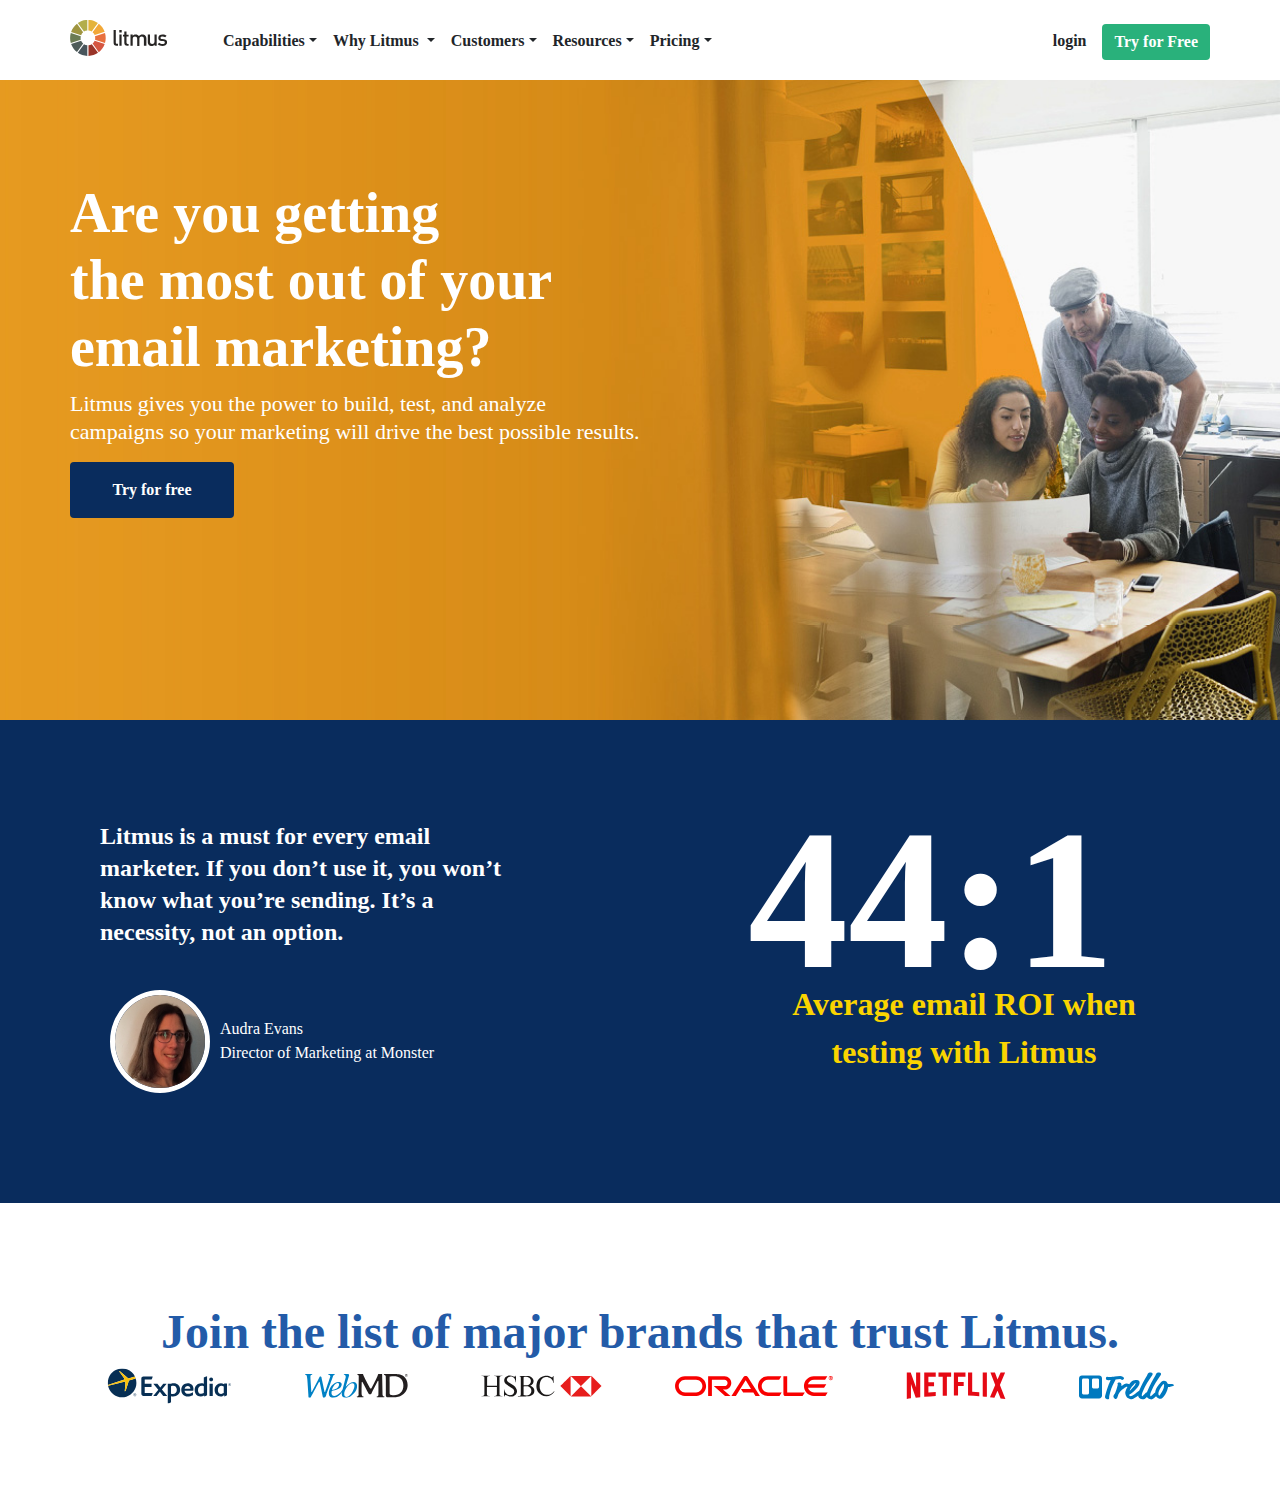
<file: index.html>
<!DOCTYPE html>
<html lang="en">
<head>
    <meta charset="UTF-8">
    <meta name="viewport" content="width=device-width, initial-scale=1.0">
    <title>Litmus</title>
    <link rel="stylesheet" href="https://stackpath.bootstrapcdn.com/bootstrap/4.4.1/css/bootstrap.min.css" integrity="sha384-Vkoo8x4CGsO3+Hhxv8T/Q5PaXtkKtu6ug5TOeNV6gBiFeWPGFN9MuhOf23Q9Ifjh" crossorigin="anonymous">
    <link href="https://fonts.googleapis.com/css2?family=Noto+Sans:wght@400;700&display=swap" rel="stylesheet">
    <link rel="stylesheet" href="stylesheet/style.css">
</head>
<body>
    <nav>
        <div class="wrapper">
        <img src="img/litmus-logo-color.svg" alt="logo" class="logo">
        <div class="desktop">
            
        <ul class="nav-left">
            <li class="dropdown-toggle">Capabilities</li>
            <li class="dropdown-toggle">Why Litmus </li>
            <li class="dropdown-toggle">Customers</li>
            <li class="dropdown-toggle">Resources</li>
            <li class="dropdown-toggle">Pricing</li>
        </ul>
        <ul class="nav-right">
            <li class="nav-log"><a>login</a></li>
            <li><button class="btn btn-primary btn-nav">Try for Free</button></li>
        </ul>
        </div>
   
        
        
        <div class="mobile">   
        <div class="btn btn-primary toggle">toogle</div>
        <div class="menu">
        </div>
        <div class="menu-section">
           <div class="menu-header">
            Capabilities  
           </div>
           
           <a href="#" class="menu-link">Overview</a>
           <a href="#" class="menu-link">Campaign Development</a>
           <a href="#" class="menu-link">Reviews & Collaboration</a>
           <a href="#" class="menu-link">Pre-Send Testing</a>
           <a href="#" class="menu-link">Technology & Integrations</a>
           <a href="#" class="menu-link">Insights & Analytics</a>
           <a href="#" class="menu-link">Enterprise Solutions</a>
        </div>
    </div>
</div>
    </nav>
    <section class="hero">
        <div class="wrapper">
          <div class="hero-content">
              <h1>Are you getting <br />the most out of your email marketing?</h1>
              <p class="p-large">Litmus gives you the power to build, test, and analyze campaigns so your marketing will drive the best possible results.
            </p>
            <button class="btn hero-btn">Try for free</button>
          </div>
        </div>

    </section>
    <section class="module sidekick">
        <div class="wrapper quote-box">
            <div class="testimonial">
                <div class="quote p-large">
                    Litmus is a must for every email marketer. If you don’t use it, you won’t know what you’re sending. It’s a necessity, not an option. 
                </div>
           
                <div class="author">
                    <div class="avatar">
                    <img src="img/audra-evans.jpg"alt="" class="author">
                    </div>
                    <div class="name">Audra Evans<br /> Director of Marketing at Monster</div>
                </div>
             </div>
             <div class="ratio">
                 <div class="ratio-lg">44:1</div>
                 <div class="ratio-cont">Average email ROI when testing with Litmus</div>
             </div>
        </div>
    </section>
    <section class="module brands">
        <div class="wrapper">
            <h2>Join the list of major brands that trust Litmus.</h2>
            <div class="brand-list">
                <img src="img/expedia-logo.svg" alt="1" class="brand-image">
                <img src="img/webmd-logo.svg" alt="2" class="brand-image">
                <img src="img/hsbc-logo.svg" alt="3" class="brand-image">
                <img src="img/oracle-logo.svg" alt="4" class="brand-image">
                <img src="img/netflix-logo.svg" alt="5" class="brand-image">
                <img src="img/trello-logo.svg" alt="6" class="brand-image">
            </div>


        </div>


    </section>
    
</body>
</html>
</file>
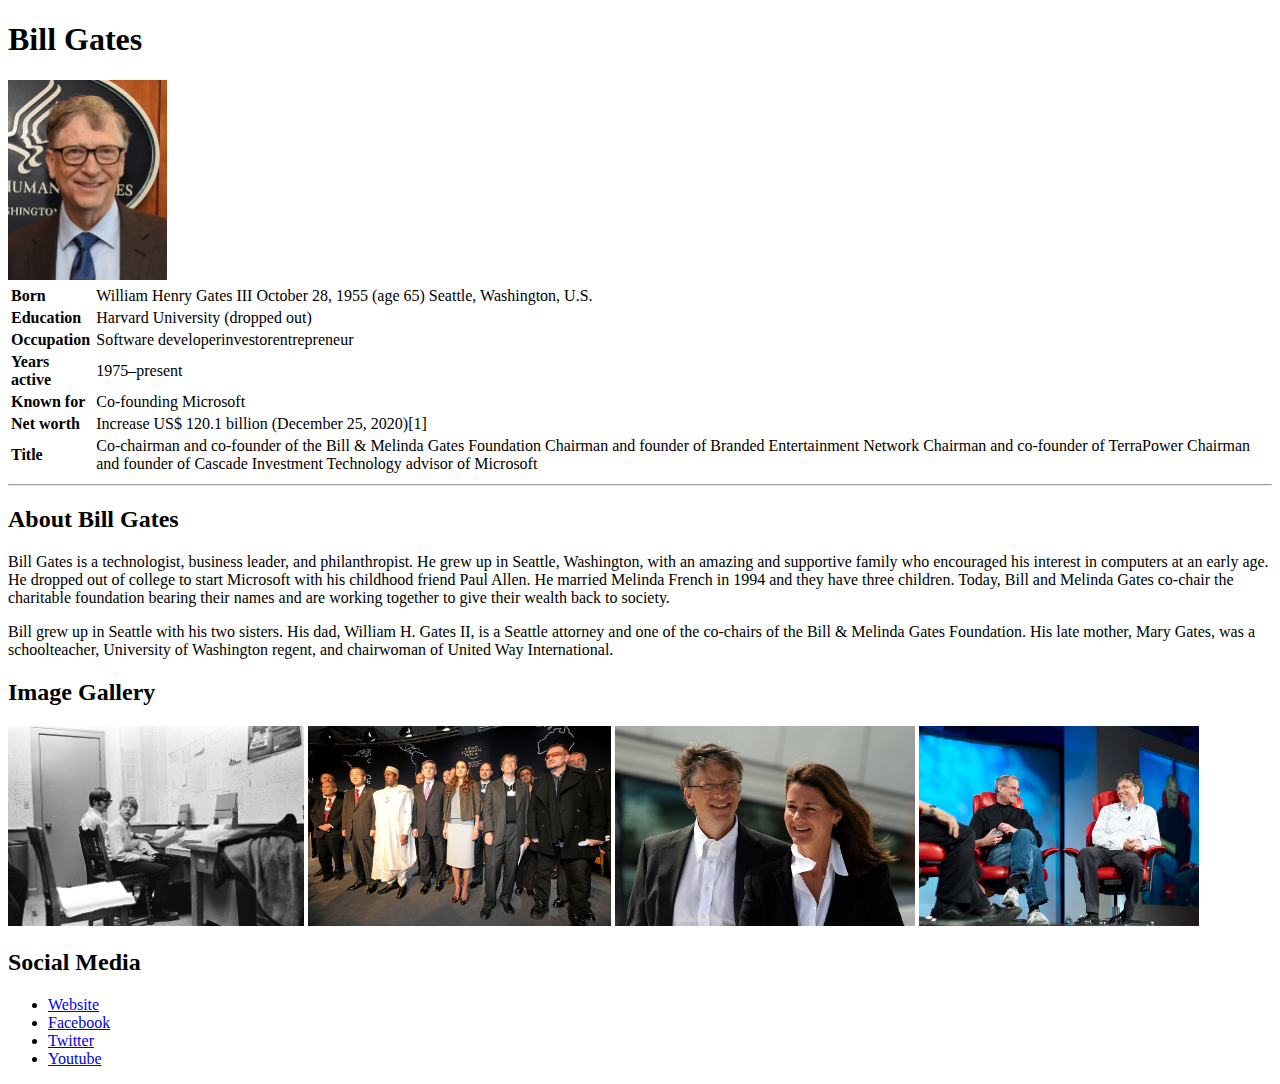
<file: tribute/tribute.html>
<!DOCTYPE html>
<html lang="en">
<head>
    <meta charset="UTF-8">
    <meta name="viewport" content="width=device-width, initial-scale=1.0">
    <title>Bill Gates</title>
</head>
<body>
    <h1>Bill Gates</h1>
    <img src="img/billgates.jpg" alt="Bill Gates image" height="200px">
    <table>
        <tr>
           <td><b>Born</b></td>
           <td>William Henry Gates III
            October 28, 1955 (age 65)
            Seattle, Washington, U.S.</td>	
        </tr>
        <tr>
            <td><b>Education</b></td>
            <td>Harvard University (dropped out)</td>
        </tr>
        <tr>
            <td><b>Occupation</b></td>
            <td>Software developerinvestorentrepreneur</td>
        </tr>
        <tr>
            <td><b>Years active</b></td>
            <td>1975–present</td>
        </tr>
        <tr>
            <td><b>Known for</b></td>
            <td>Co-founding Microsoft</td>
        </tr>
        <tr>
            <td><b>Net worth</b></td>
            <td>Increase US$ 120.1 billion (December 25, 2020)[1]</td>
        </tr>
        <tr>
            <td><b>Title</b></td>
            <td>Co-chairman and co-founder of the Bill & Melinda Gates Foundation
                Chairman and founder of Branded Entertainment Network
                Chairman and co-founder of TerraPower
                Chairman and founder of Cascade Investment
                Technology advisor of Microsoft</td>
        </tr>
    </table>
    <hr />
    <h2>About Bill Gates</h2>
    <p>Bill Gates is a technologist, business leader, and philanthropist. He grew up in Seattle, Washington, with an amazing and supportive family who encouraged his interest in computers at an early age. He dropped out of college to start Microsoft with his childhood friend Paul Allen. He married Melinda French in 1994 and they have three children. Today, Bill and Melinda Gates co-chair the charitable foundation bearing their names and are working together to give their wealth back to society.

    
<p>   Bill grew up in Seattle with his two sisters. His dad, William H. Gates II, is a Seattle attorney and one of the co-chairs of the Bill & Melinda Gates Foundation. His late mother, Mary Gates, was a schoolteacher, University of Washington regent, and chairwoman of United Way International.</p>
</p> 	
<h2>Image Gallery</h2>
<img src="img/bill1.jpg" alt="" height="200px">
<img src="img/bill2.jpg" alt="" height="200px">
<img src="img/bill3.jpg" alt="" height="200px">
<img src="img/bill4.jpg" alt="" height="200px">
<h2>Social Media</h2>
<ul>
    <li><a href="https://www.gatesnotes.com/" target="_blank">Website</a></li>
    <li><a href="https://www.facebook.com/BillGates/" target="_blank">Facebook</a></li>
    <li><a href="https://twitter.com/BillGates" target="_blank" rel="noopener noreferrer">Twitter</a></li>
    <li><a href="https://www.youtube.com/user/thegatesnotes" target="_blank" rel="noopener noreferrer">Youtube</a></li>
</ul>







    
</body>
</html>
</file>
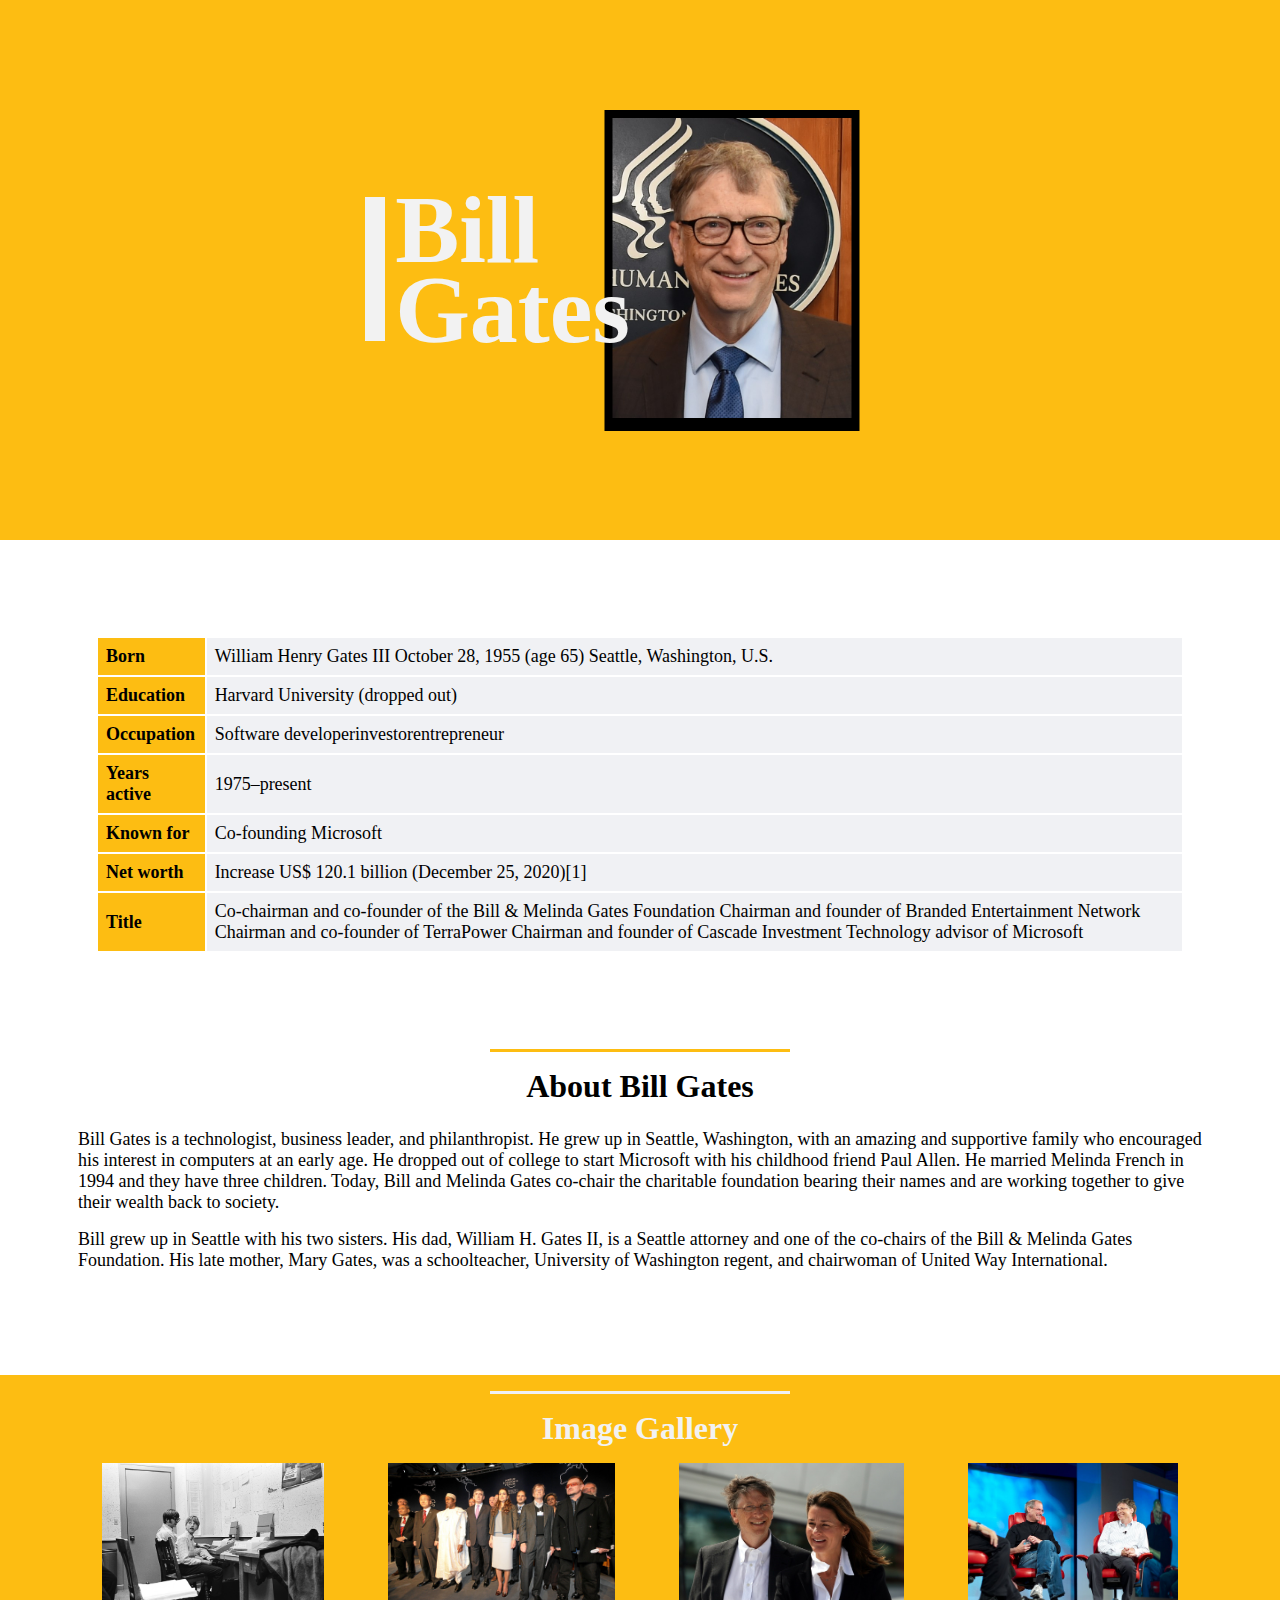
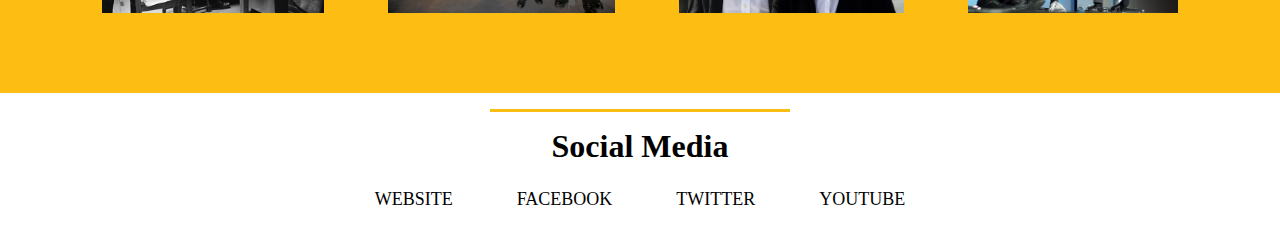
<file: tribute/with_css/tribute.html>
<!DOCTYPE html>
<html lang="en">
<head>
    <meta charset="UTF-8">
    <meta name="viewport" content="width=device-width, initial-scale=1.0">
    <title>Bill Gates</title>
    <link rel="stylesheet" href="css/style.css">
</head>
<body>
    <div class="hero">
      
    <h1>Bill <br />Gates</h1>
    <div class="billimage">
    <img src="img/billgates.jpg" alt="Bill Gates image" >
</div>

    </div>
    <div class="stable">
        <div class="wrap">
    <table>
        <tr>
           <td><b>Born</b></td>
           <td>William Henry Gates III
            October 28, 1955 (age 65)
            Seattle, Washington, U.S.</td>	
        </tr>
        <tr>
            <td><b>Education</b></td>
            <td>Harvard University (dropped out)</td>
        </tr>
        <tr>
            <td><b>Occupation</b></td>
            <td>Software developerinvestorentrepreneur</td>
        </tr>
        <tr>
            <td><b>Years active</b></td>
            <td>1975–present</td>
        </tr>
        <tr>
            <td><b>Known for</b></td>
            <td>Co-founding Microsoft</td>
        </tr>
        <tr>
            <td><b>Net worth</b></td>
            <td>Increase US$ 120.1 billion (December 25, 2020)[1]</td>
        </tr>
        <tr>
            <td><b>Title</b></td>
            <td>Co-chairman and co-founder of the Bill & Melinda Gates Foundation
                Chairman and founder of Branded Entertainment Network
                Chairman and co-founder of TerraPower
                Chairman and founder of Cascade Investment
                Technology advisor of Microsoft</td>
        </tr>
    </table>
</div>
</div>

<div class="about">
    <hr />  
    <div class="wrap">
    <h2>About Bill Gates</h2>
    <p>Bill Gates is a technologist, business leader, and philanthropist. He grew up in Seattle, Washington, with an amazing and supportive family who encouraged his interest in computers at an early age. He dropped out of college to start Microsoft with his childhood friend Paul Allen. He married Melinda French in 1994 and they have three children. Today, Bill and Melinda Gates co-chair the charitable foundation bearing their names and are working together to give their wealth back to society.

    
<p>   Bill grew up in Seattle with his two sisters. His dad, William H. Gates II, is a Seattle attorney and one of the co-chairs of the Bill & Melinda Gates Foundation. His late mother, Mary Gates, was a schoolteacher, University of Washington regent, and chairwoman of United Way International.</p>
</p> 
</div>

</div>
<div class="sgallery">
    <hr />
<div class="wrap">
<h2>Image Gallery</h2>
<div class="gimg">
<img src="img/bill1.jpg" alt="" height="150px">
<img src="img/bill2.jpg" alt="" height="150px">
<img src="img/bill3.jpg" alt="" height="150px">
<img src="img/bill4.jpg" alt="" height="150px">
</div>
</div>
</div>
<div class="smedia">
<div class="wrap">
<hr />
<h2>Social Media</h2>
<ul>
    <li><a href="https://www.gatesnotes.com/" target="_blank">Website</a></li>
    <li><a href="https://www.facebook.com/BillGates/" target="_blank">Facebook</a></li>
    <li><a href="https://twitter.com/BillGates" target="_blank" rel="noopener noreferrer">Twitter</a></li>
    <li><a href="https://www.youtube.com/user/thegatesnotes" target="_blank" rel="noopener noreferrer">Youtube</a></li>
</ul>

</div>
</div>




    
</body>
</html>
</file>
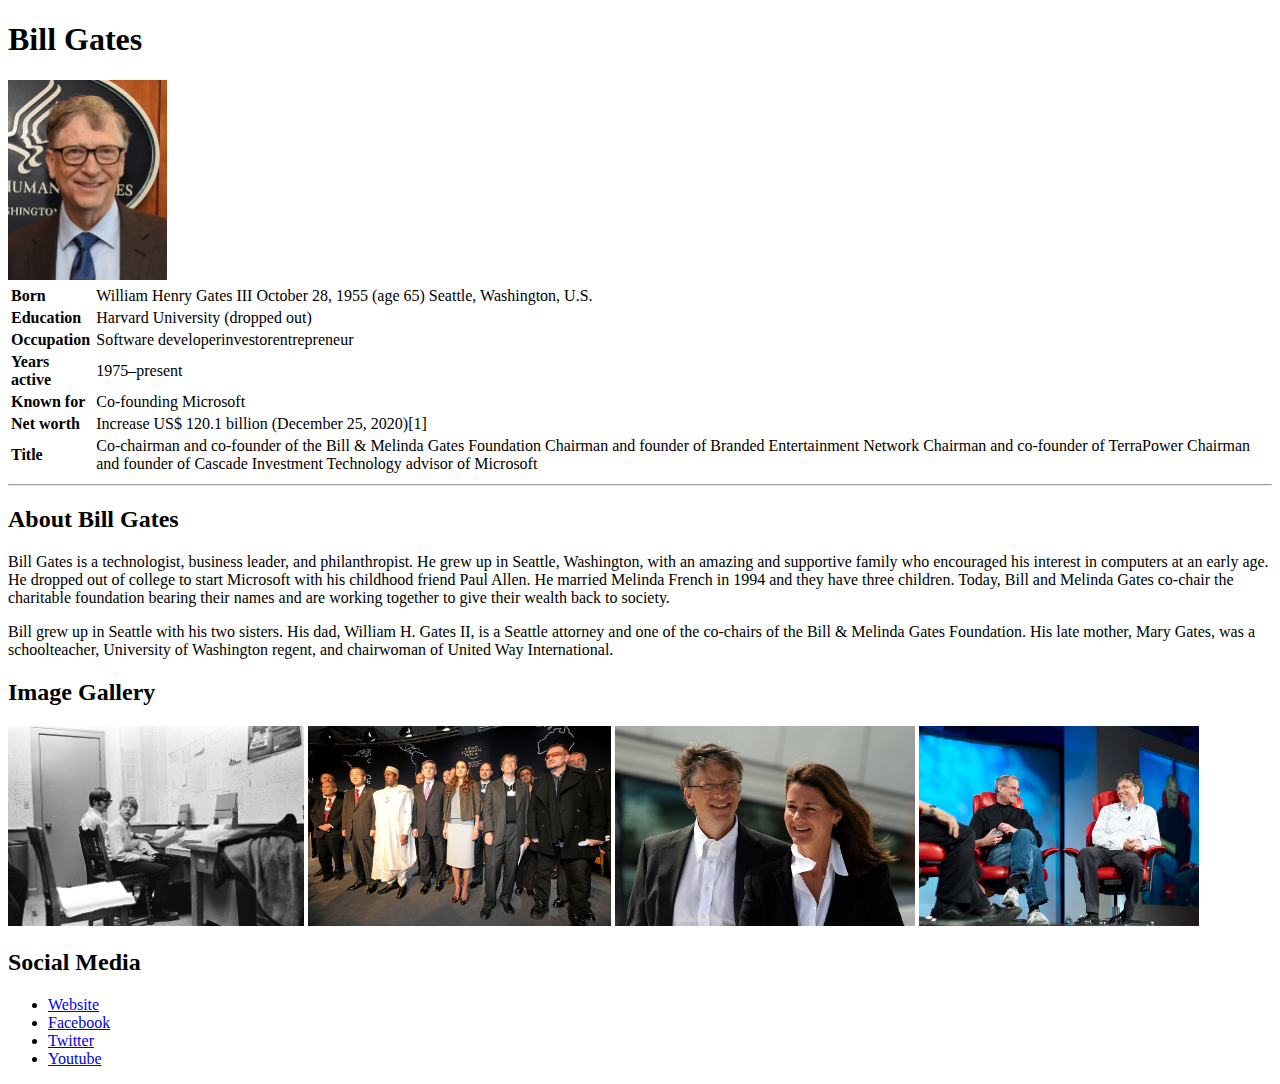
<file: tribute/without_css/tribute.html>
<!DOCTYPE html>
<html lang="en">
<head>
    <meta charset="UTF-8">
    <meta name="viewport" content="width=device-width, initial-scale=1.0">
    <title>Bill Gates</title>
</head>
<body>
    <h1>Bill Gates</h1>
    <img src="img/billgates.jpg" alt="Bill Gates image" height="200px">
    <table>
        <tr>
           <td><b>Born</b></td>
           <td>William Henry Gates III
            October 28, 1955 (age 65)
            Seattle, Washington, U.S.</td>	
        </tr>
        <tr>
            <td><b>Education</b></td>
            <td>Harvard University (dropped out)</td>
        </tr>
        <tr>
            <td><b>Occupation</b></td>
            <td>Software developerinvestorentrepreneur</td>
        </tr>
        <tr>
            <td><b>Years active</b></td>
            <td>1975–present</td>
        </tr>
        <tr>
            <td><b>Known for</b></td>
            <td>Co-founding Microsoft</td>
        </tr>
        <tr>
            <td><b>Net worth</b></td>
            <td>Increase US$ 120.1 billion (December 25, 2020)[1]</td>
        </tr>
        <tr>
            <td><b>Title</b></td>
            <td>Co-chairman and co-founder of the Bill & Melinda Gates Foundation
                Chairman and founder of Branded Entertainment Network
                Chairman and co-founder of TerraPower
                Chairman and founder of Cascade Investment
                Technology advisor of Microsoft</td>
        </tr>
    </table>
    <hr />
    <h2>About Bill Gates</h2>
    <p>Bill Gates is a technologist, business leader, and philanthropist. He grew up in Seattle, Washington, with an amazing and supportive family who encouraged his interest in computers at an early age. He dropped out of college to start Microsoft with his childhood friend Paul Allen. He married Melinda French in 1994 and they have three children. Today, Bill and Melinda Gates co-chair the charitable foundation bearing their names and are working together to give their wealth back to society.

    
<p>   Bill grew up in Seattle with his two sisters. His dad, William H. Gates II, is a Seattle attorney and one of the co-chairs of the Bill & Melinda Gates Foundation. His late mother, Mary Gates, was a schoolteacher, University of Washington regent, and chairwoman of United Way International.</p>
</p> 	
<h2>Image Gallery</h2>
<img src="img/bill1.jpg" alt="" height="200px">
<img src="img/bill2.jpg" alt="" height="200px">
<img src="img/bill3.jpg" alt="" height="200px">
<img src="img/bill4.jpg" alt="" height="200px">
<h2>Social Media</h2>
<ul>
    <li><a href="https://www.gatesnotes.com/" target="_blank">Website</a></li>
    <li><a href="https://www.facebook.com/BillGates/" target="_blank">Facebook</a></li>
    <li><a href="https://twitter.com/BillGates" target="_blank" rel="noopener noreferrer">Twitter</a></li>
    <li><a href="https://www.youtube.com/user/thegatesnotes" target="_blank" rel="noopener noreferrer">Youtube</a></li>
</ul>







    
</body>
</html>
</file>
<file: stylesheet/style.css>
html{
    font-size:16px;
    line-height: 1.5em;
}
body{
    
  font-family:'proxima-nova';
}

ul{
    list-style: none;
}
a{
    text-decoration: none;
}
.p-large{
    font-size: 22px;
    line-height: 28px;
}
.p-medium{
    font-size:18px;
    line-height:24px;
}

nav {
    height:80px;
    padding:24px 0;
  

}
.wrapper{
    max-width: 1140px;
    margin:auto;
}
.logo{
    top:-4px;
   height:36px;
    float:left;
    position: relative;
    
}
nav ul.nav-left{
    display:flex;
    float:left;
    padding-top:5px;

    
}
ul.nav-left li{
    margin-left:16px;
    font-weight: 700;

}
nav ul.nav-right{
    display:flex;
    float:right;
    
}
ul.nav-right li{
    margin-left:16px;
    font-weight: 700;

}

.mobile{
    display: none;
}
.btn{
    border:none;
    font-weight: 700;
}
.btn-nav{
    background-color: #29b17b;
  
    
}
.nav-log{
    padding-top: 5px;
}
.hero{
    background-image: url('../img/hero-a.jpg');
    height:640px;
    background-size: cover;
    color:white;
   
}
.hero-content{
    padding:100px 0px;
    display:flex;
    flex-direction: column;
    width:50%;
}
.hero h1{
    font-weight: 700;
    

}
h1{
    font-size:56px;

}
.hero .btn{
    background:#092c5d;
    color:white;
    padding:16px 32px;
    width:164px; 
}
.sidekick{
    background-color:#092c5d;
    color:white;
    padding:100px;
}
.quote-box{
    display:flex;
    justify-content: space-between;
   

}

.testimonial{
    
    width:40%;
}
.testimonial .quote{
    
    font-weight: 600;
    font-size: 24px;
    line-height: 32px;
    margin-bottom: 32px;
    
}
.author{
    display:flex; 
    
    align-items: center;
    
}
.author img{
    width:100px;
    border-radius: 100%;
    border:5px solid white;
    float: left;
    margin:10px;  
    
}
.author.name{
    margin-left: 16px;
    font-size: 16px !important;
  

}
.ratio{
    width:40%;   
}
.ratio-lg{
    font-size: 200px;
    line-height: 160px;
    font-weight: 700;
}
.ratio-cont{
    color:#FAD400;
    font-size: 32px;
    font-weight: 700;
  text-align: center;
    
}
.brands{
    padding:100px 0px;
    text-align: center;
}
.brands h2{
    font-size: 48px;
    font-weight: 600;
    color:#235BA8;
}
.brand-list{
    display:flex;
    justify-content: space-around;
}
</file>
<file: tribute/with_css/css/style.css>
*{
    margin:0;
    padding: 0;
}
body {
    font-size:18px;
}
a{
    text-decoration: none;
    color:black;
}
.wrap{
    max-width: 1140px;
    margin:auto;
}
/* table { border-collapse:collapse } */
.hero{
    background-color: #FDBD12;
    display:flex;
    justify-content: center;
    align-items: center;
    height:60vh;
}
.hero h1{
    display: block;
    position:relative;
    font-size: 6rem;
    line-height: 5rem;
    z-index: 1;
    color : #f2f2f2;

}
.hero h1::before{
    content:" ";
    position:absolute;
    background-color: #f2f2f2;
    height: 90%;
    width: 20px;
    left:-30px;
    top:7px;
    animation: load 1s   1  ;
}
@keyframes load{
    0%{
    height: 0%;

    }
    100%{
        height:90%;
    }
}

.billimage{
    padding:0.5rem;
    background-color: black;
    transform: translateX(-10%);
}
.hero img{
    height: 300px;
    z-index: 0;
}
.stable{
  padding:5rem;
}
.stable table{
    padding:1rem;
    border:none;
}
.stable td{
    padding:0.5rem;
  
}
.stable tr{
    transition: all 0.3s ease-in-out;
}
.stable table td:first-child{
    background-color: #FDBD12;
   
}
.stable table td:nth-child(2){
    background-color: #F0F1F4;
}
.stable table tr:hover{

    transform:scale(1.1)
    

}
hr{
height : 3px;
 background-color: #FDBD12;
 width:300px;
 position: relative;
left:50%;
transform:translateX(-50%);
 border: none;
 margin-bottom:1rem;

}
.about{
    padding-bottom: 5rem;
    
}

h2{
    text-align: center;
    font-size:2rem;
    margin-bottom: 1rem;
}
.about p{
    padding:0.5rem;
}
.sgallery{
    background-color: #FDBD12;
    color:#f2f2f2;
    padding-bottom: 5rem;
    padding-top: 1rem;;

   
}
.sgallery hr{
    background-color: #F0F1F4;
}
.gimg{
    display: flex;    
    justify-content: space-around;
}

.smedia{
    padding-top:1rem;
    padding-bottom:1rem;
}
.smedia ul{
    display: flex;
    justify-content: center;
    list-style-type: none;
} 
.smedia ul li{
    padding:.5rem 1rem;
    text-transform: uppercase;
    margin: 0 1rem;
    position: relative;
    z-index: 1;
}
.smedia ul li::before{
    content:" ";
    position:absolute;
    background-color: #FDBD12;
    height: 0;
    width:0;
    left:0;
    top:0;
    z-index:-1;
    transition: all 0.3s ease-in-out;
}
.smedia ul li:hover > a{
    color:#f2f2f2;
}
.smedia ul li:hover::before{
  
    height: 100%;
    width:100%;
    z-index:-1;
}
</file>
